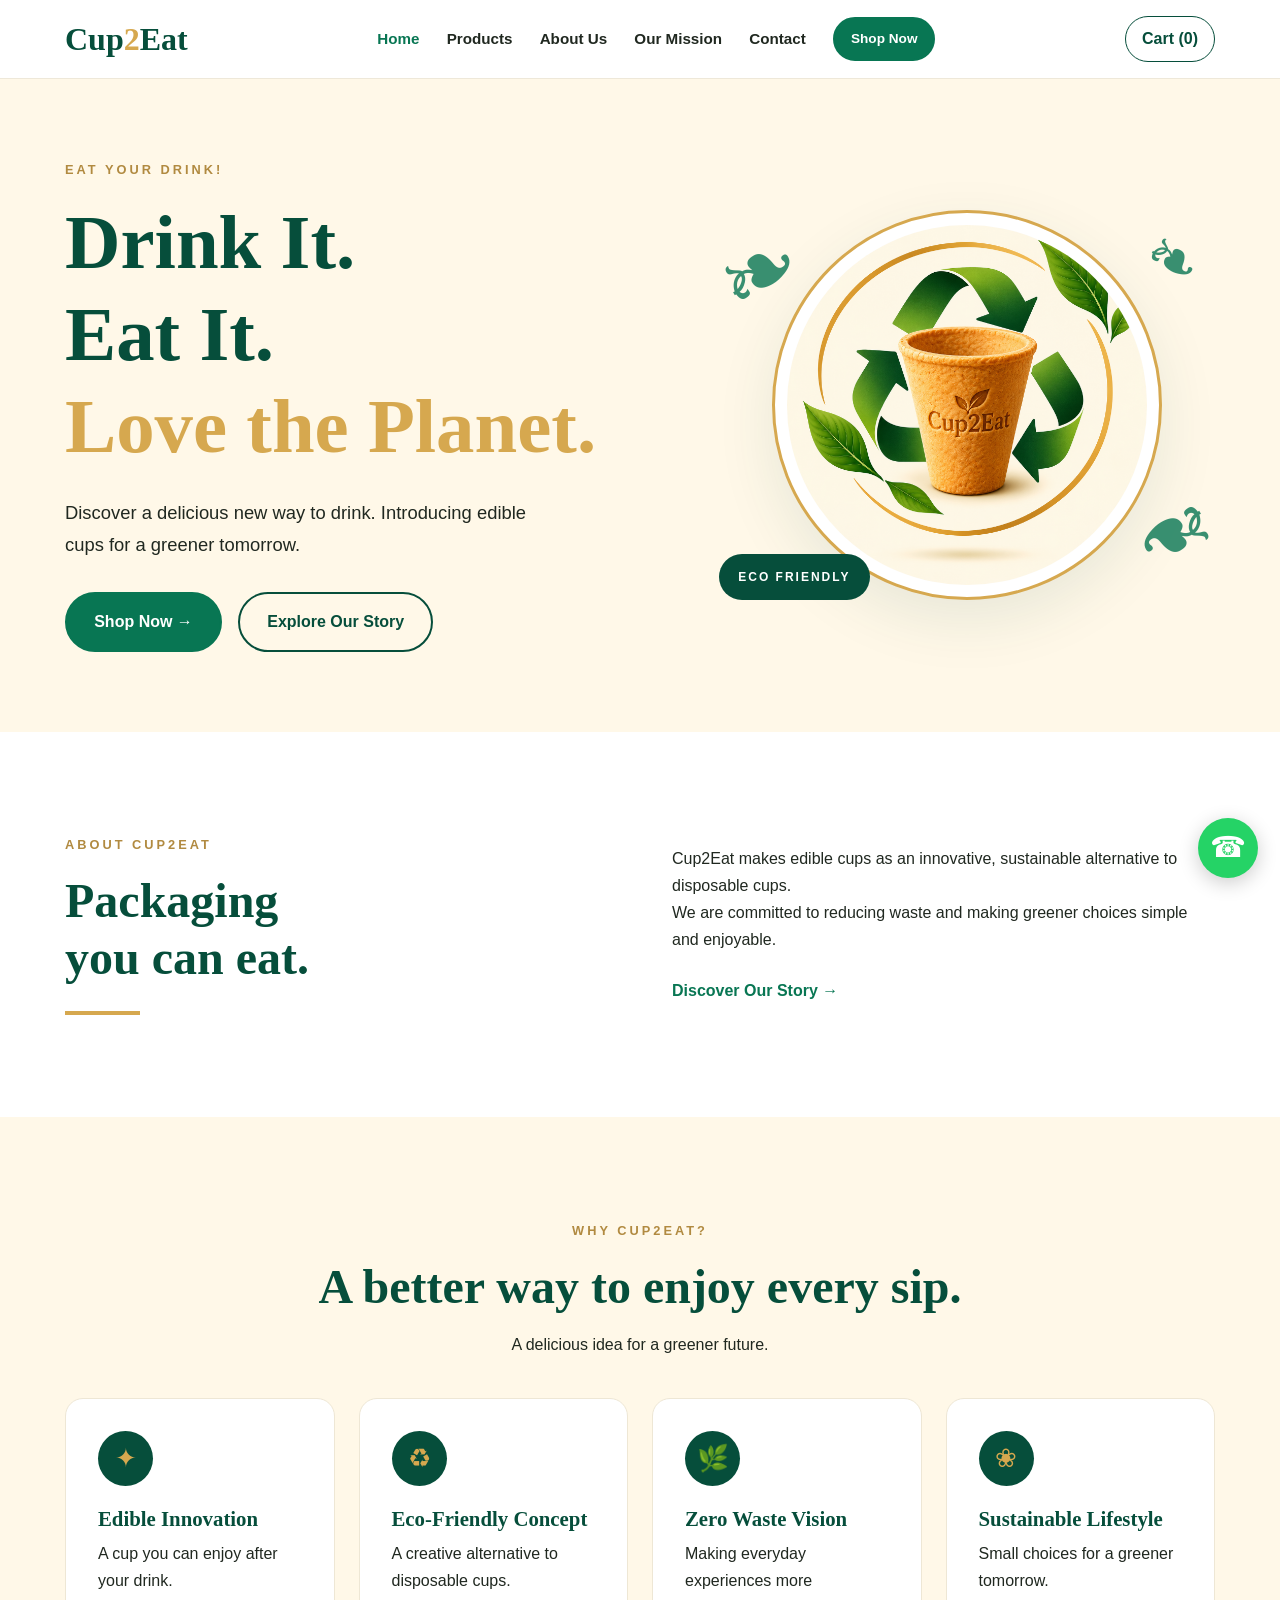
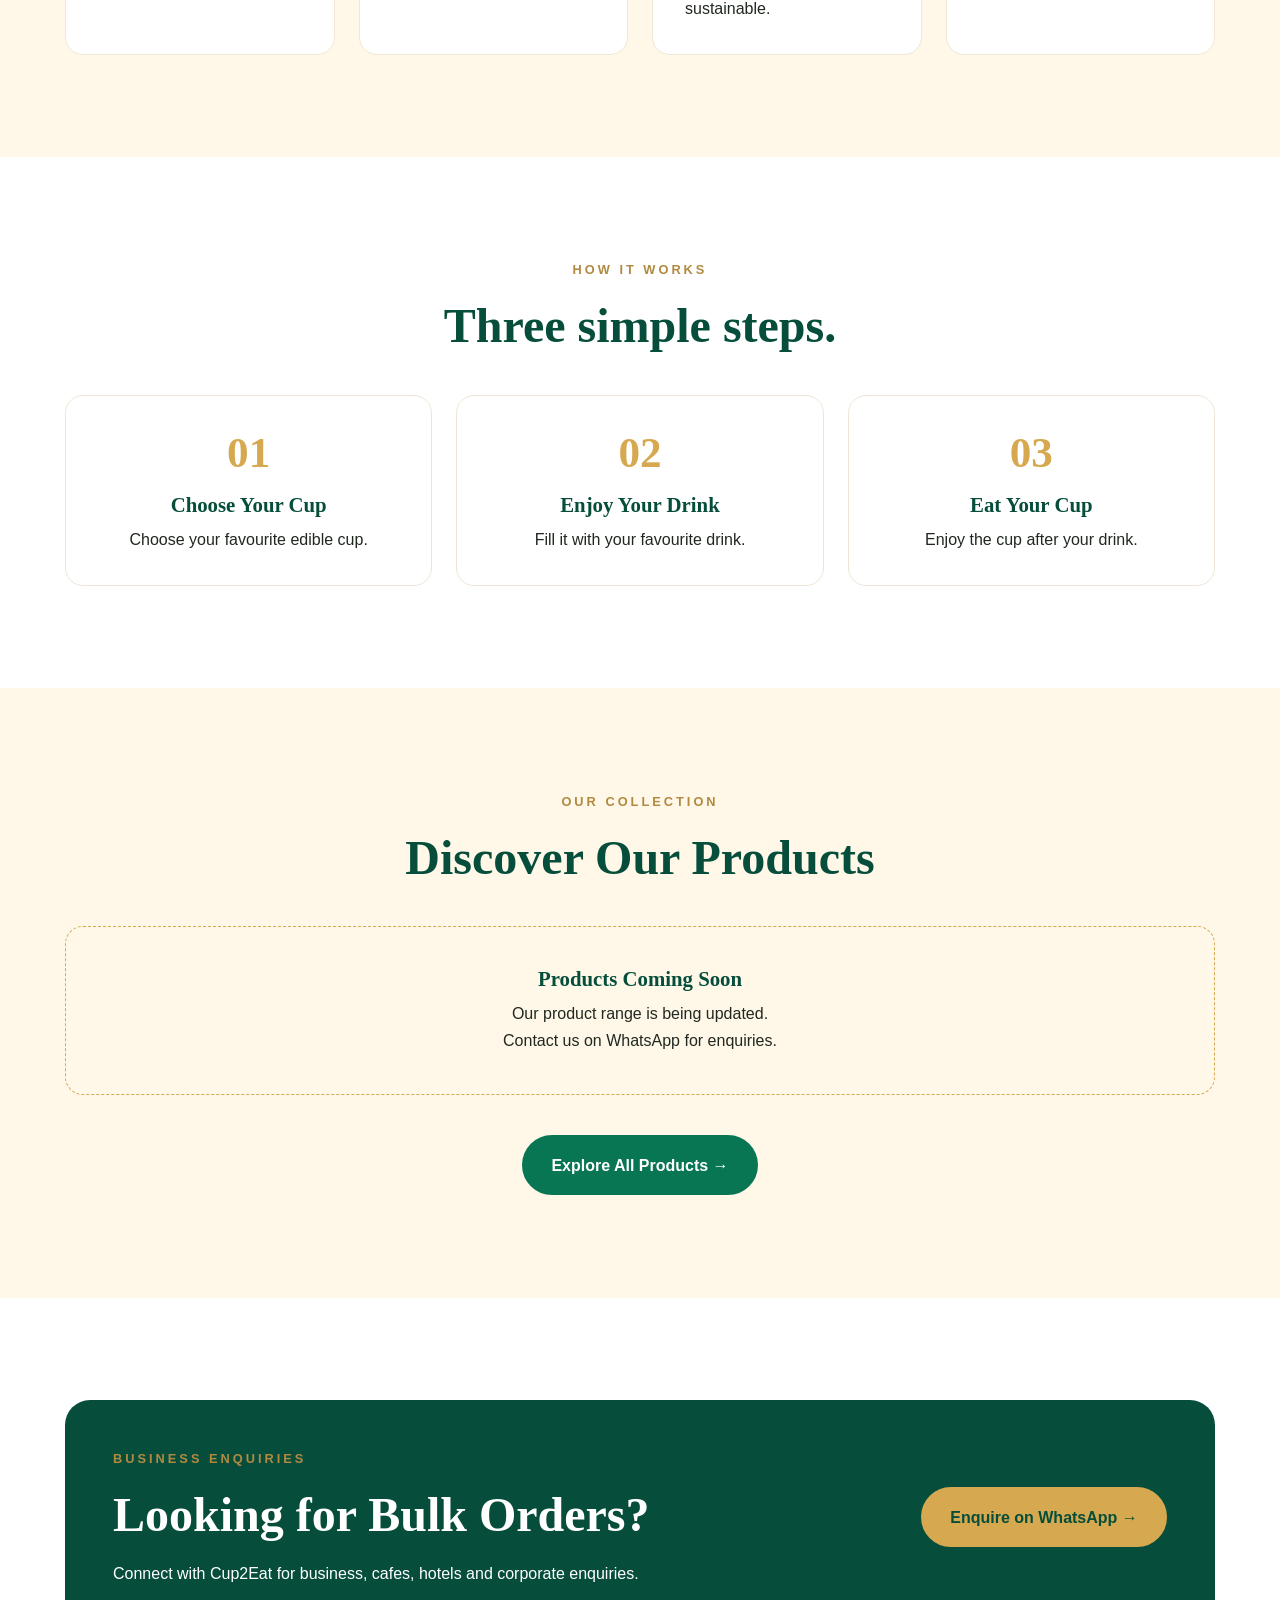
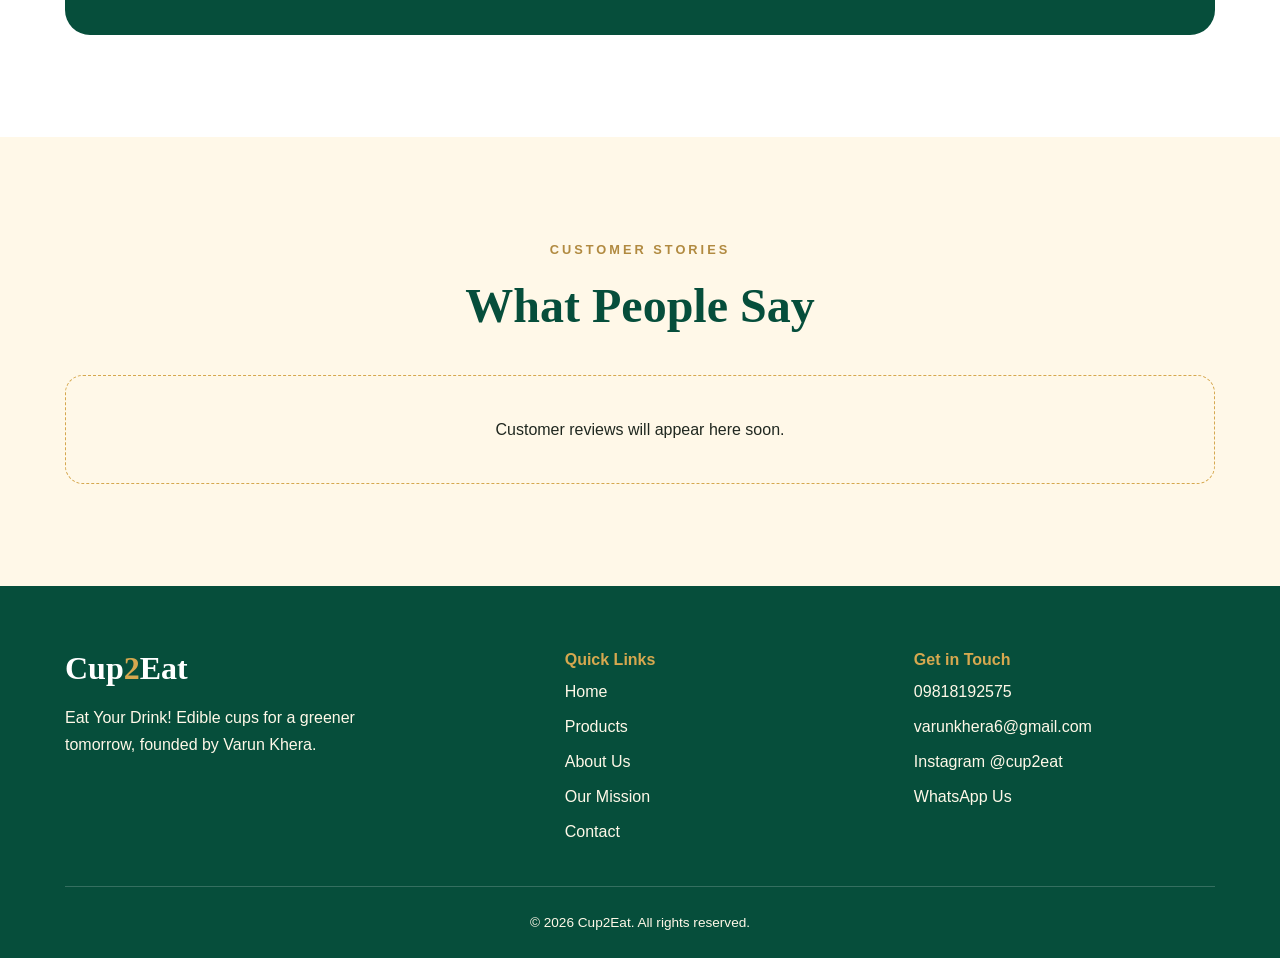
<file: index.html>
<!DOCTYPE html>
<html lang="en">
<head>
<meta charset="UTF-8">
<meta name="viewport" content="width=device-width,initial-scale=1">

<title>Cup2Eat | Eat Your Drink!</title>

<meta name="description" content="Discover Cup2Eat edible cups. Enjoy your drink and a greener tomorrow.">

<meta name="theme-color" content="#FFF8E8">

<link rel="stylesheet" href="css/style.css">
</head>

<body>

<div id="hdr"></div>

<main>

<!-- HERO SECTION -->

<section class="hero">
<div class="wrap hero-grid">

<div class="hero-content">

<span class="eyebrow">EAT YOUR DRINK!</span>

<h1>
Drink It.<br>
Eat It.<br>
<span>Love the Planet.</span>
</h1>

<p>
Discover a delicious new way to drink.
Introducing edible cups for a greener tomorrow.
</p>

<div class="btns">

<a href="products.html" class="btn">
Shop Now →
</a>

<a href="about.html" class="btn ghost">
Explore Our Story
</a>

</div>
</div>

<div class="hero-visual">

<div class="leaf leaf-one">❧</div>
<div class="leaf leaf-two">❧</div>
<div class="leaf leaf-three">❧</div>

<div class="product-circle">

<img
src="images/edible-cup.jpg"
alt="Cup2Eat edible cup"
onerror="this.style.display='none';this.nextElementSibling.style.display='grid'"
>

<div class="cup-placeholder">
<span>☕</span>
<strong>Cup2Eat</strong>
<small>Edible Cups</small>
</div>

</div>

<div class="round-label">ECO FRIENDLY</div>

</div>

</div>
</section>

<!-- ABOUT -->

<section class="about-section">

<div class="wrap split">

<div>
<span class="eyebrow">ABOUT CUP2EAT</span>
<h2>Packaging<br>you can eat.</h2>
<div class="gold-line"></div>
</div>

<div>
<p>
Cup2Eat makes edible cups as an innovative,
sustainable alternative to disposable cups.
</p>

<p>
We are committed to reducing waste and making
greener choices simple and enjoyable.
</p>

<a href="about.html" class="text-link">
Discover Our Story →
</a>
</div>

</div>

</section>

<!-- WHY CHOOSE US -->

<section class="alt">

<div class="wrap">

<div class="center">
<span class="eyebrow">WHY CUP2EAT?</span>
<h2>A better way to enjoy every sip.</h2>
<p class="lead">
A delicious idea for a greener future.
</p>
</div>

<div class="grid">

<div class="card">
<div class="ico">✦</div>
<h3>Edible Innovation</h3>
<p>A cup you can enjoy after your drink.</p>
</div>

<div class="card">
<div class="ico">♻</div>
<h3>Eco-Friendly Concept</h3>
<p>A creative alternative to disposable cups.</p>
</div>

<div class="card">
<div class="ico">🌿</div>
<h3>Zero Waste Vision</h3>
<p>Making everyday experiences more sustainable.</p>
</div>

<div class="card">
<div class="ico">❀</div>
<h3>Sustainable Lifestyle</h3>
<p>Small choices for a greener tomorrow.</p>
</div>

</div>
</div>
</section>

<!-- HOW IT WORKS -->

<section>

<div class="wrap center">

<span class="eyebrow">HOW IT WORKS</span>
<h2>Three simple steps.</h2>

<div class="grid steps">

<div class="card step">
<b>01</b>
<h3>Choose Your Cup</h3>
<p>Choose your favourite edible cup.</p>
</div>

<div class="card step">
<b>02</b>
<h3>Enjoy Your Drink</h3>
<p>Fill it with your favourite drink.</p>
</div>

<div class="card step">
<b>03</b>
<h3>Eat Your Cup</h3>
<p>Enjoy the cup after your drink.</p>
</div>

</div>
</div>
</section>

<!-- PRODUCTS -->

<section class="alt">

<div class="wrap">

<div class="center">
<span class="eyebrow">OUR COLLECTION</span>
<h2>Discover Our Products</h2>
</div>

<div class="grid" id="products-grid" data-limit="3"></div>

<div class="center view-products">
<a href="products.html" class="btn">Explore All Products →</a>
</div>

</div>
</section>

<!-- BULK ORDER -->

<section>

<div class="wrap bulk-box">

<div>
<span class="eyebrow">BUSINESS ENQUIRIES</span>
<h2>Looking for Bulk Orders?</h2>

<p>
Connect with Cup2Eat for business,
cafes, hotels and corporate enquiries.
</p>

</div>

<a href="https://wa.me/919818192575?text=Hello%20Cup2Eat%2C%20I%20am%20interested%20in%20bulk%20orders."
class="btn gold" target="_blank" rel="noopener">
Enquire on WhatsApp →
</a>

</div>

</section>

<!-- REVIEWS -->

<section class="alt">

<div class="wrap">

<div class="center">
<span class="eyebrow">CUSTOMER STORIES</span>
<h2>What People Say</h2>
</div>

<div class="grid" id="reviews"></div>

</div>

</section>

</main>

<div id="ftr"></div>

<script src="js/main.js"></script>

</body>
  </html>
</file>
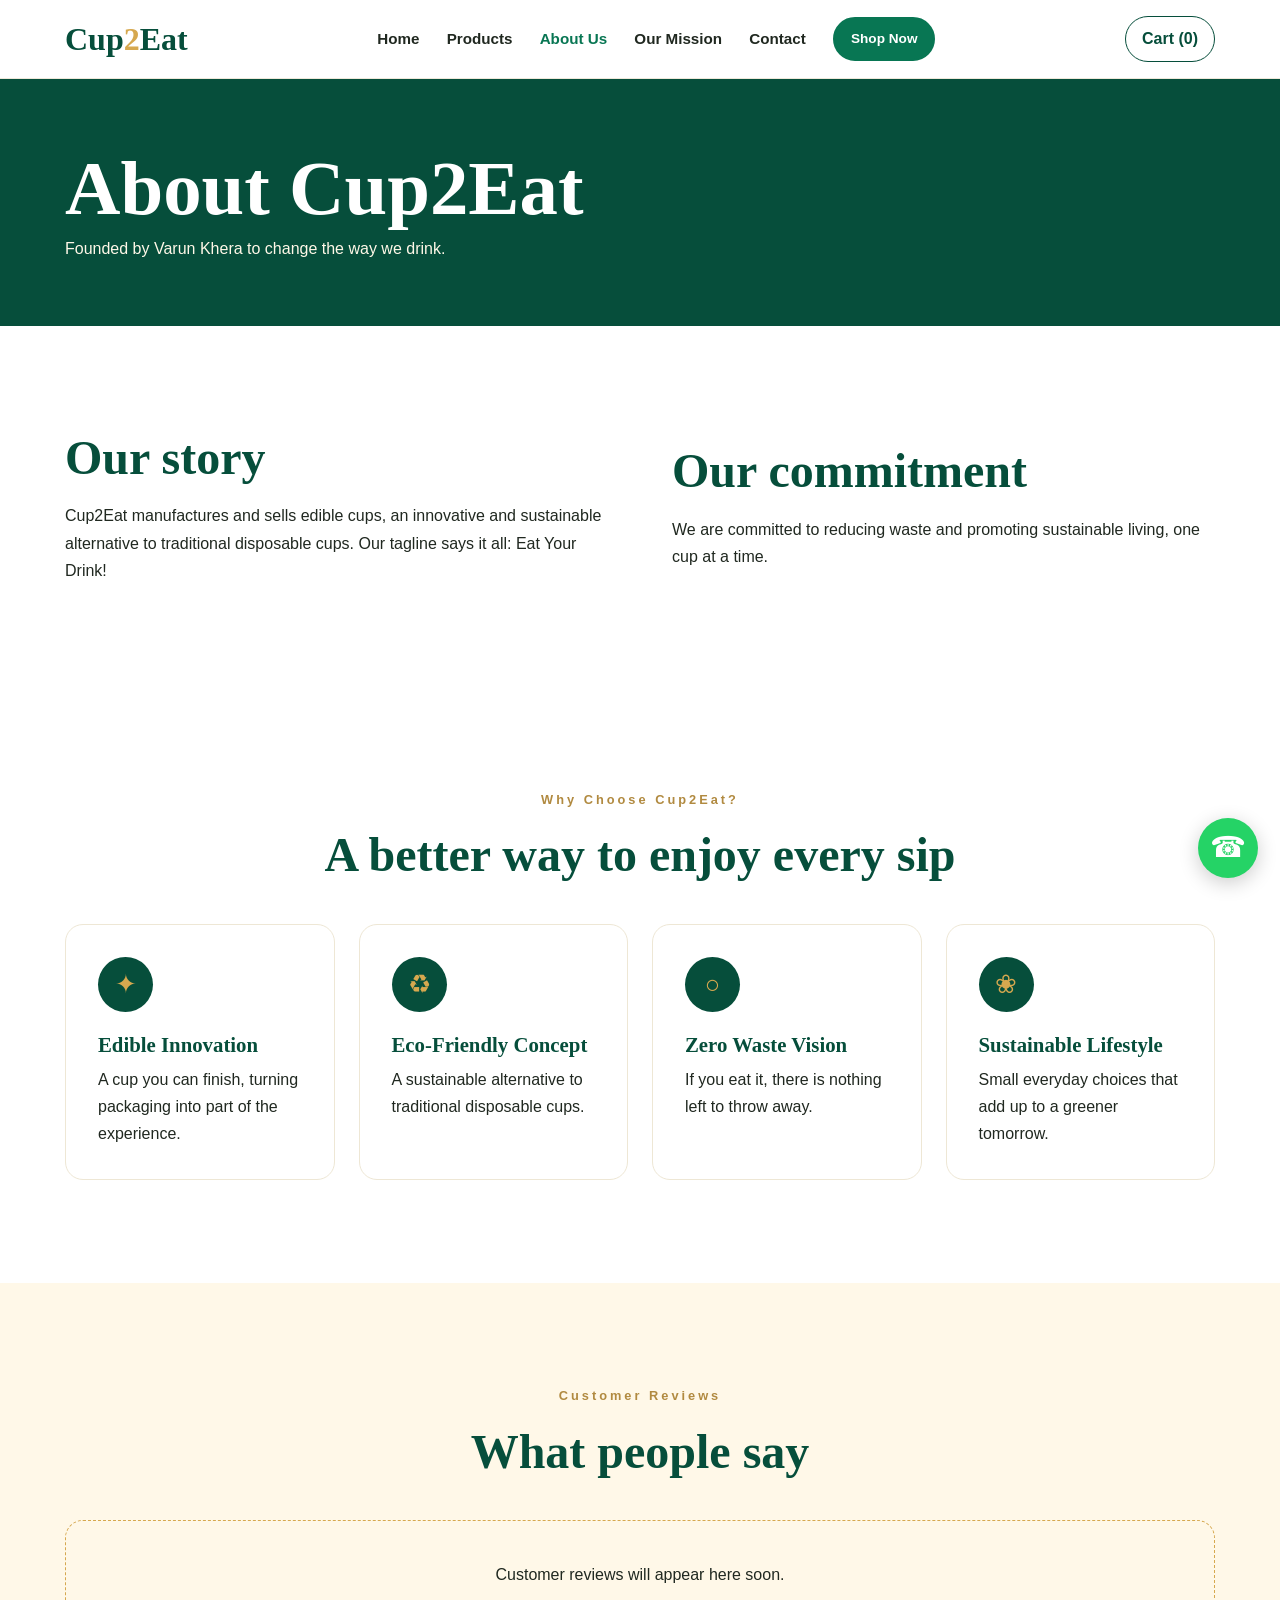
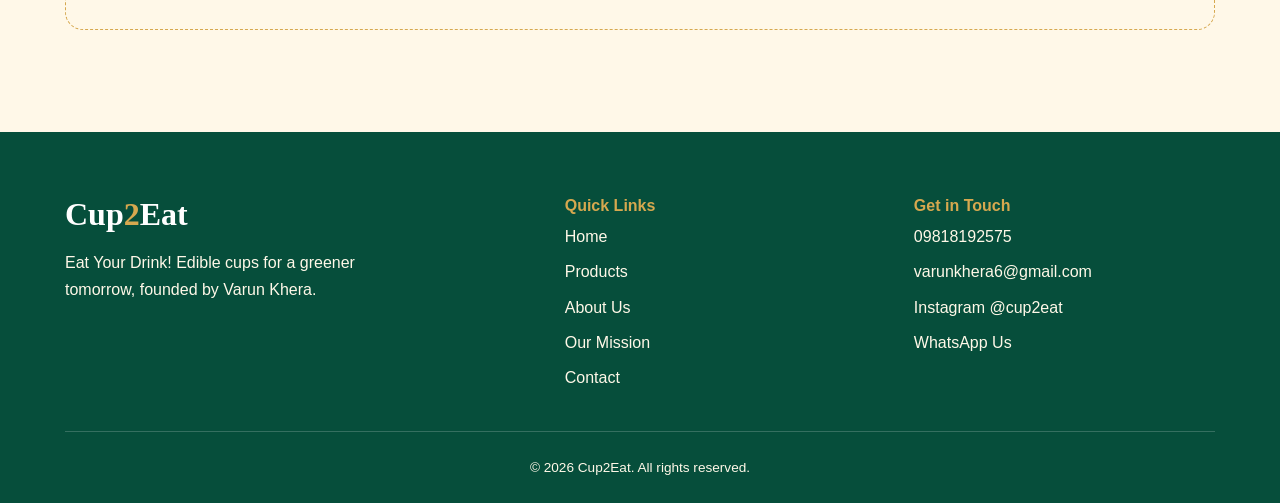
<file: about.html>
<!DOCTYPE html>
<html lang="en"><head><meta charset="UTF-8"><meta name="viewport" content="width=device-width,initial-scale=1">
<title>About Us | Cup2Eat</title><meta name="description" content="Cup2Eat - Eat Your Drink! Eco-friendly edible cups."><link rel="stylesheet" href="css/style.css"></head>
<body><div id="hdr"></div>
<section class="pagehead"><div class="wrap"><h1>About Cup2Eat</h1><p>Founded by Varun Khera to change the way we drink.</p></div></section><main><section><div class="wrap split"><div><h2>Our story</h2><p>Cup2Eat manufactures and sells edible cups, an innovative and sustainable alternative to traditional disposable cups. Our tagline says it all: Eat Your Drink!</p></div>
<div><h2>Our commitment</h2><p>We are committed to reducing waste and promoting sustainable living, one cup at a time.</p></div></div></section><section><div class="wrap"><div class="center"><span class="eyebrow">Why Choose Cup2Eat?</span><h2>A better way to enjoy every sip</h2></div><div class="grid">
<div class="card"><div class="ico">✦</div><h3>Edible Innovation</h3><p>A cup you can finish, turning packaging into part of the experience.</p></div>
<div class="card"><div class="ico">♻</div><h3>Eco-Friendly Concept</h3><p>A sustainable alternative to traditional disposable cups.</p></div>
<div class="card"><div class="ico">○</div><h3>Zero Waste Vision</h3><p>If you eat it, there is nothing left to throw away.</p></div>
<div class="card"><div class="ico">❀</div><h3>Sustainable Lifestyle</h3><p>Small everyday choices that add up to a greener tomorrow.</p></div></div></div></section><section class="alt"><div class="wrap"><div class="center"><span class="eyebrow">Customer Reviews</span><h2>What people say</h2></div><div class="grid" id="reviews"></div></div></section></main>
<div id="ftr"></div><script src="js/main.js"></script></body></html>
</file>
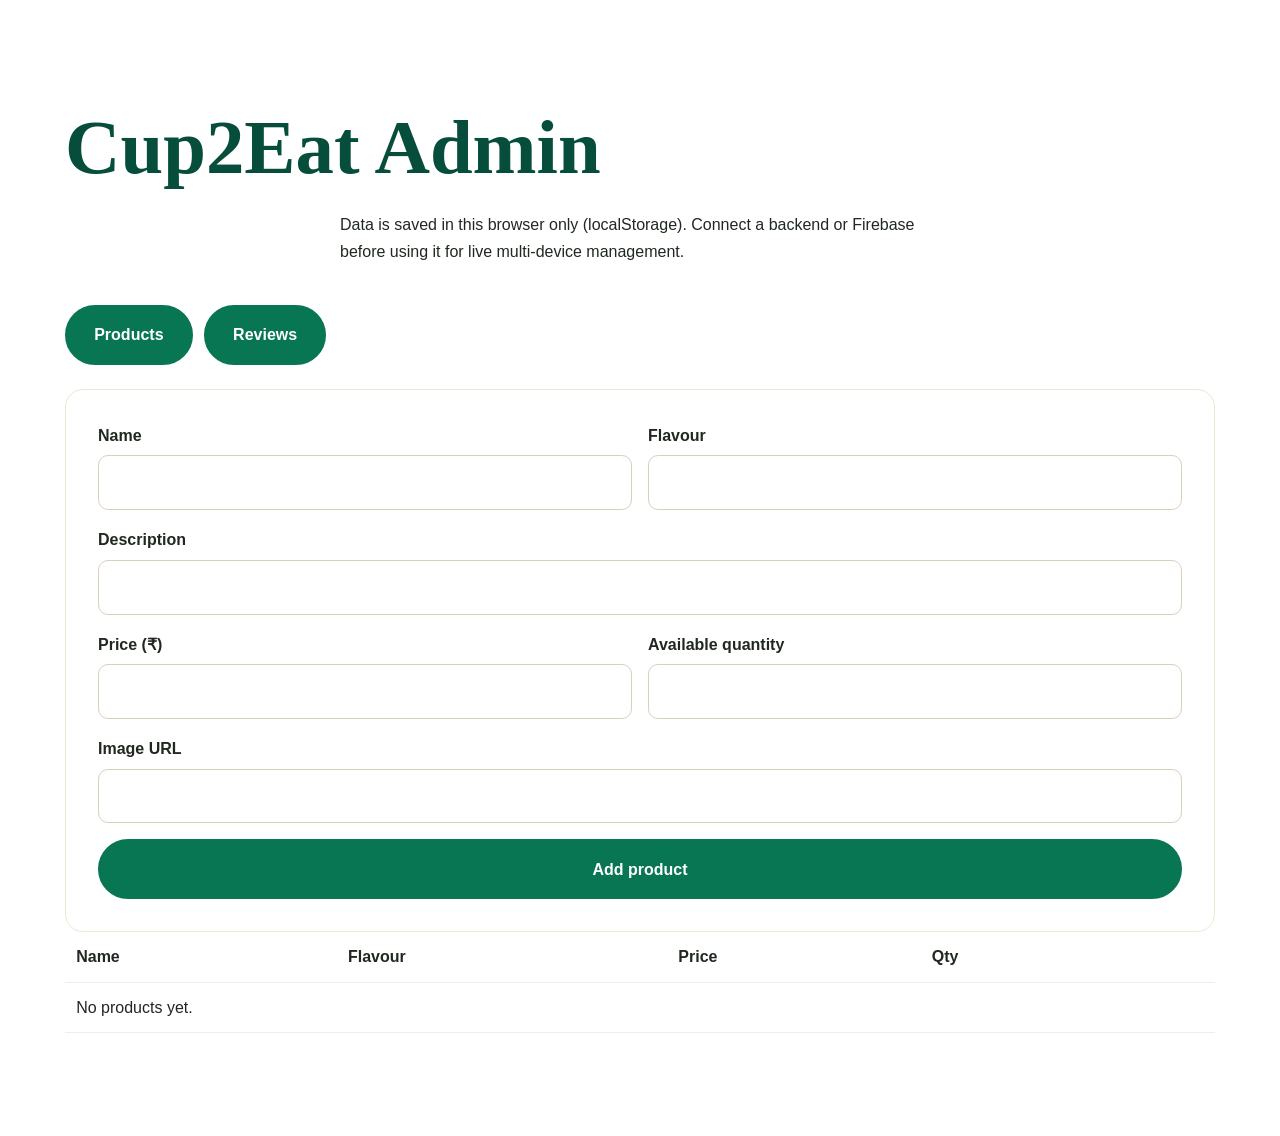
<file: admin.html>
<!DOCTYPE html><html lang="en"><head><meta charset="UTF-8"><meta name="viewport" content="width=device-width,initial-scale=1"><meta name="robots" content="noindex"><title>Admin | Cup2Eat</title><link rel="stylesheet" href="css/style.css"></head>
<body class="admin"><section><div class="wrap"><h1>Cup2Eat Admin</h1><p class="lead">Data is saved in this browser only (localStorage). Connect a backend or Firebase before using it for live multi-device management.</p>
<div class="tabs"><button class="btn on" data-tab="pp">Products</button><button class="btn" data-tab="rp">Reviews</button></div>
<div class="pane" id="pp"><form id="pf" class="card"><div class="two"><label>Name<input name="name" required></label><label>Flavour<input name="flavour"></label></div><label>Description<input name="desc"></label><div class="two"><label>Price (₹)<input name="price" type="number" min="0" required></label><label>Available quantity<input name="qty" type="number" min="0" required></label></div><label>Image URL<input name="img" type="url"></label><button class="btn" type="submit">Add product</button></form>
<table><thead><tr><th>Name</th><th>Flavour</th><th>Price</th><th>Qty</th><th></th></tr></thead><tbody id="pl"></tbody></table></div>
<div class="pane" id="rp" hidden><form id="rf" class="card"><label>Customer name<input name="name" required></label><label>Review (real customer feedback only)<textarea name="text" rows="3" required></textarea></label><button class="btn" type="submit">Add review</button></form>
<table><thead><tr><th>Name</th><th>Review</th><th></th></tr></thead><tbody id="rl"></tbody></table></div></div></section><script src="js/admin.js"></script></body></html>
</file>
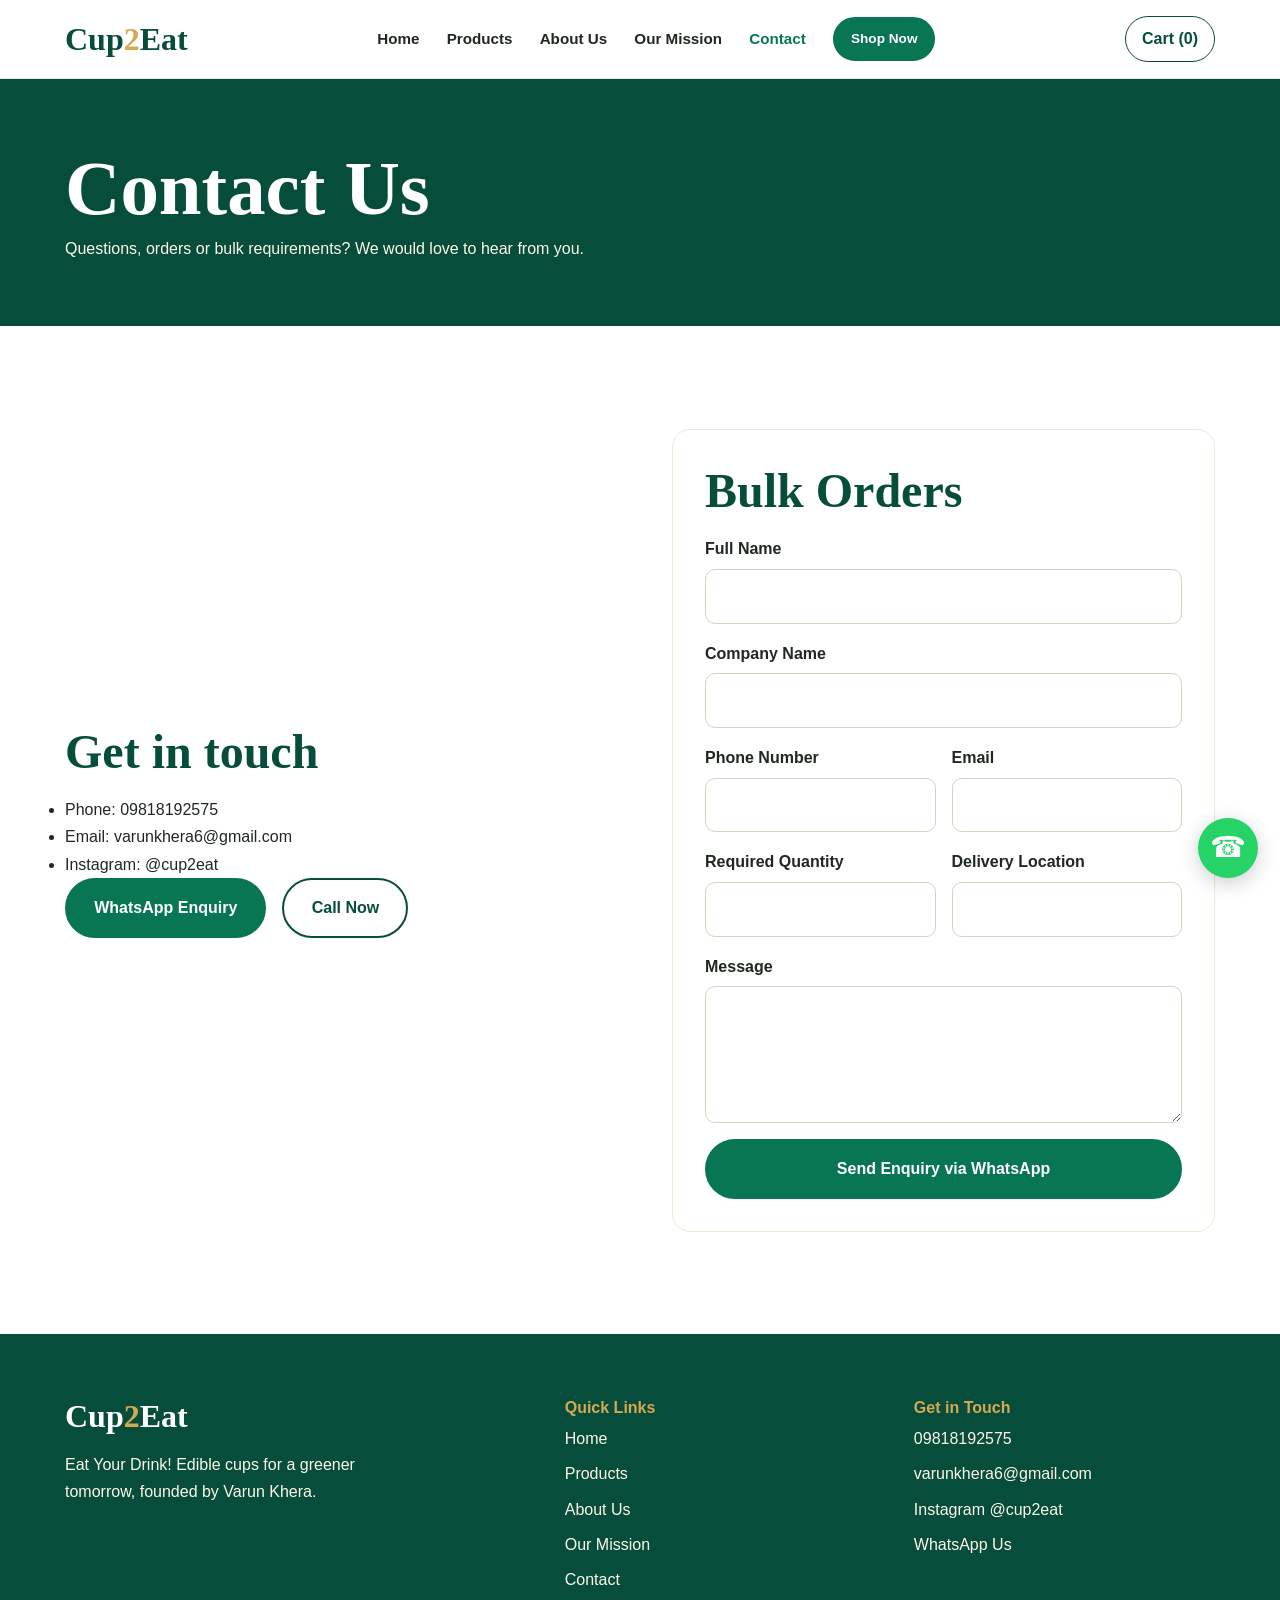
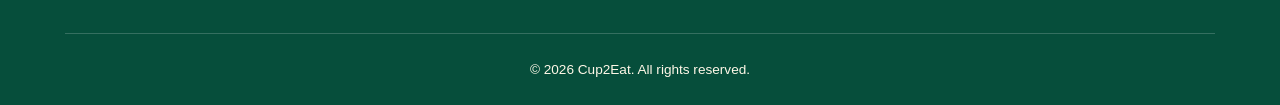
<file: contact.html>
<!DOCTYPE html>
<html lang="en"><head><meta charset="UTF-8"><meta name="viewport" content="width=device-width,initial-scale=1">
<title>Contact | Cup2Eat</title><meta name="description" content="Cup2Eat - Eat Your Drink! Eco-friendly edible cups."><link rel="stylesheet" href="css/style.css"></head>
<body><div id="hdr"></div>
<section class="pagehead"><div class="wrap"><h1>Contact Us</h1><p>Questions, orders or bulk requirements? We would love to hear from you.</p></div></section><main><section><div class="wrap split"><div><h2>Get in touch</h2><ul class="ci"><li>Phone: <a href="tel:09818192575">09818192575</a></li><li>Email: <a href="mailto:varunkhera6@gmail.com">varunkhera6@gmail.com</a></li><li>Instagram: <a href="https://instagram.com/cup2eat" target="_blank" rel="noopener">@cup2eat</a></li></ul>
<div class="btns"><a class="btn" href="https://wa.me/919818192575?text=Hello%20Cup2Eat" target="_blank" rel="noopener">WhatsApp Enquiry</a><a class="btn ghost" href="tel:09818192575">Call Now</a></div></div>
<div id="bulk" class="card"><h2>Bulk Orders</h2><form data-wa="Bulk order enquiry for Cup2Eat:"><label>Full Name<input type="text" name="Full Name" required></label><label>Company Name<input type="text" name="Company Name" required></label><div class="two"><label>Phone Number<input type="tel" name="Phone Number" required></label><label>Email<input type="email" name="Email" required></label></div><div class="two"><label>Required Quantity<input type="number" name="Required Quantity" required></label><label>Delivery Location<input type="text" name="Delivery Location" required></label></div>
<label>Message<textarea name="Message" rows="4"></textarea></label><button class="btn" type="submit">Send Enquiry via WhatsApp</button></form></div></div></section></main>
<div id="ftr"></div><script src="js/main.js"></script></body></html>
</file>
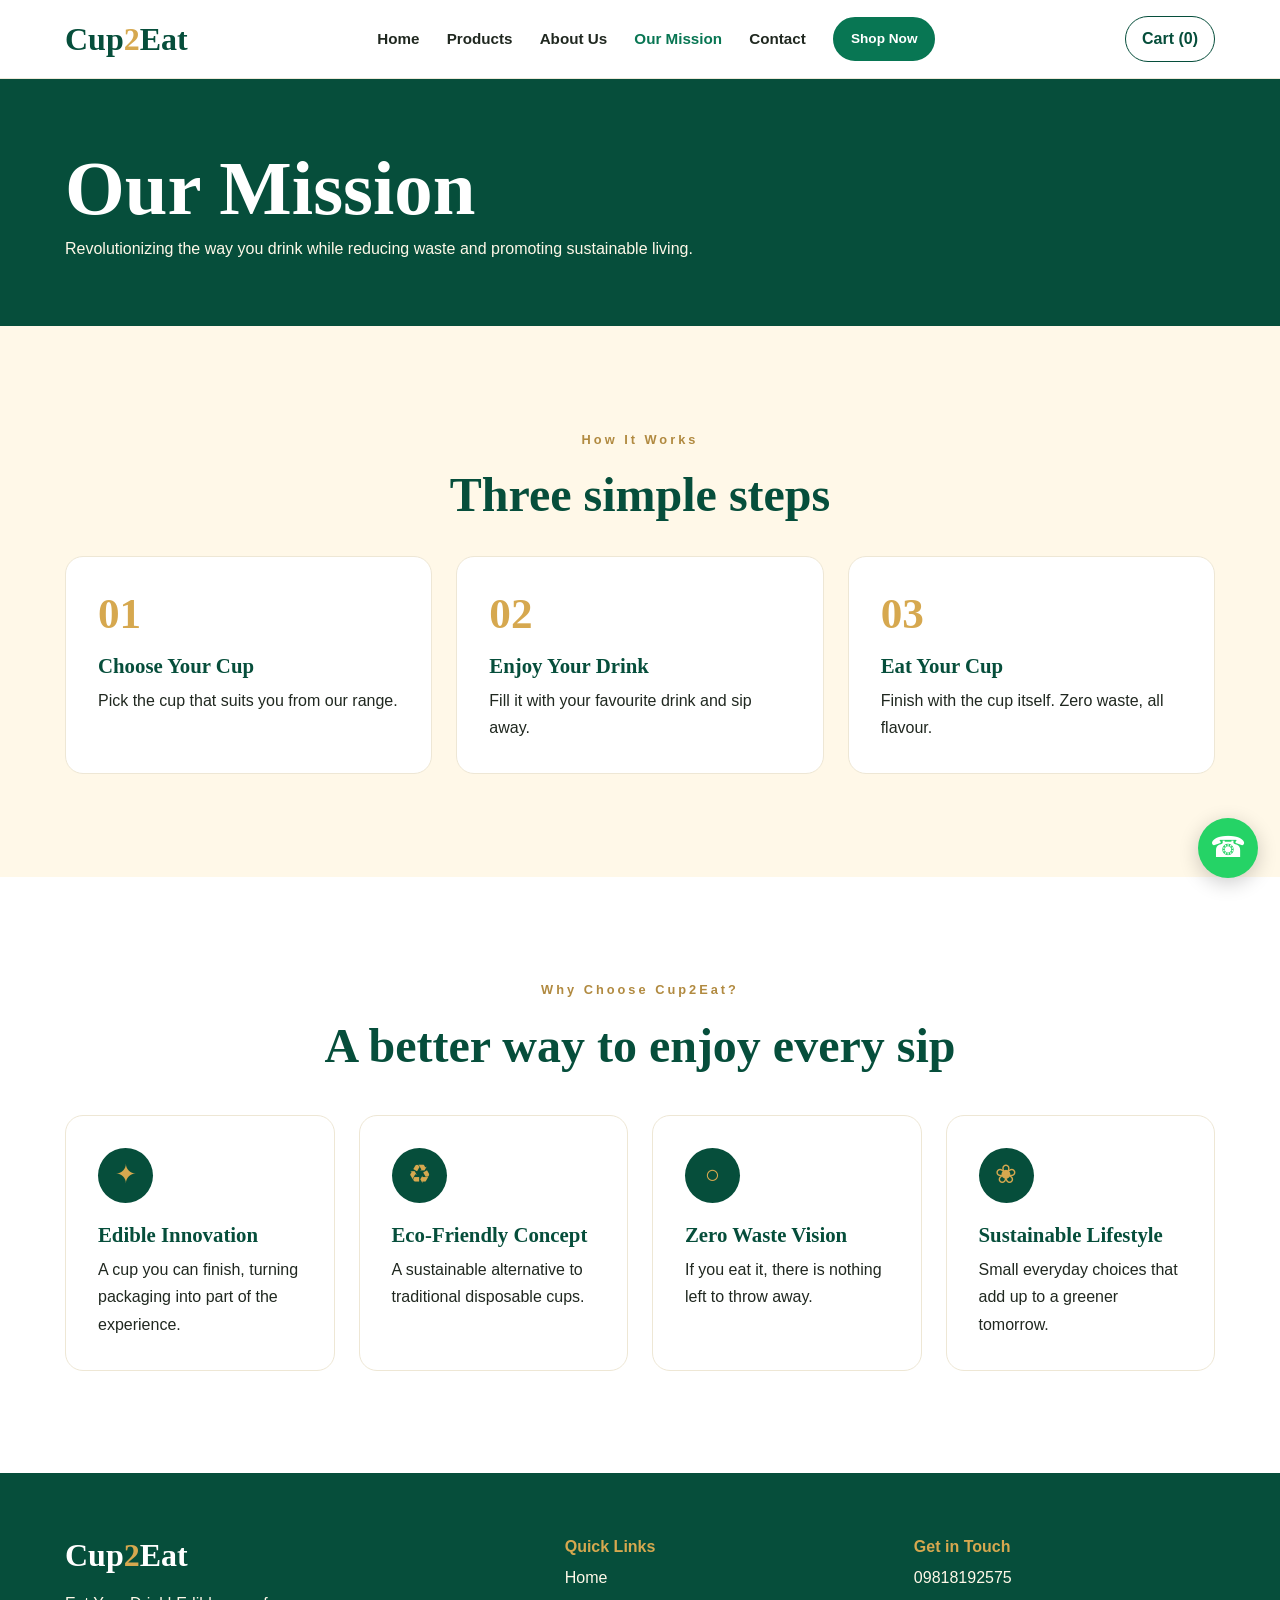
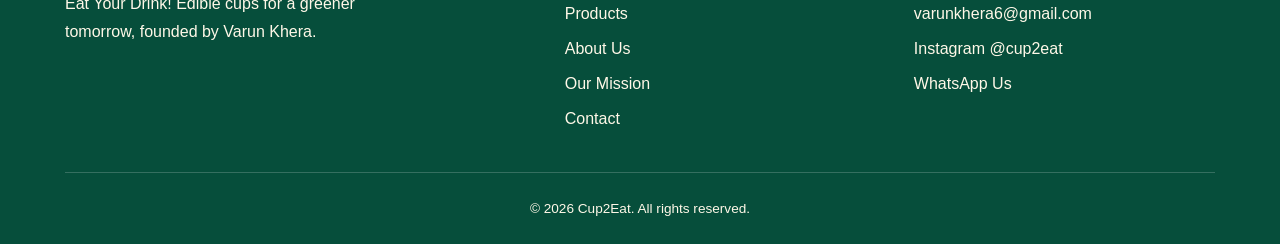
<file: mission.html>
<!DOCTYPE html>
<html lang="en"><head><meta charset="UTF-8"><meta name="viewport" content="width=device-width,initial-scale=1">
<title>Our Mission | Cup2Eat</title><meta name="description" content="Cup2Eat - Eat Your Drink! Eco-friendly edible cups."><link rel="stylesheet" href="css/style.css"></head>
<body><div id="hdr"></div>
<section class="pagehead"><div class="wrap"><h1>Our Mission</h1><p>Revolutionizing the way you drink while reducing waste and promoting sustainable living.</p></div></section><main><section class="alt"><div class="wrap center"><span class="eyebrow">How It Works</span><h2>Three simple steps</h2><div class="grid" style="text-align:left;margin-top:2rem">
<div class="card step"><b>01</b><h3>Choose Your Cup</h3><p>Pick the cup that suits you from our range.</p></div>
<div class="card step"><b>02</b><h3>Enjoy Your Drink</h3><p>Fill it with your favourite drink and sip away.</p></div>
<div class="card step"><b>03</b><h3>Eat Your Cup</h3><p>Finish with the cup itself. Zero waste, all flavour.</p></div></div></div></section><section><div class="wrap"><div class="center"><span class="eyebrow">Why Choose Cup2Eat?</span><h2>A better way to enjoy every sip</h2></div><div class="grid">
<div class="card"><div class="ico">✦</div><h3>Edible Innovation</h3><p>A cup you can finish, turning packaging into part of the experience.</p></div>
<div class="card"><div class="ico">♻</div><h3>Eco-Friendly Concept</h3><p>A sustainable alternative to traditional disposable cups.</p></div>
<div class="card"><div class="ico">○</div><h3>Zero Waste Vision</h3><p>If you eat it, there is nothing left to throw away.</p></div>
<div class="card"><div class="ico">❀</div><h3>Sustainable Lifestyle</h3><p>Small everyday choices that add up to a greener tomorrow.</p></div></div></div></section></main>
<div id="ftr"></div><script src="js/main.js"></script></body></html>
</file>
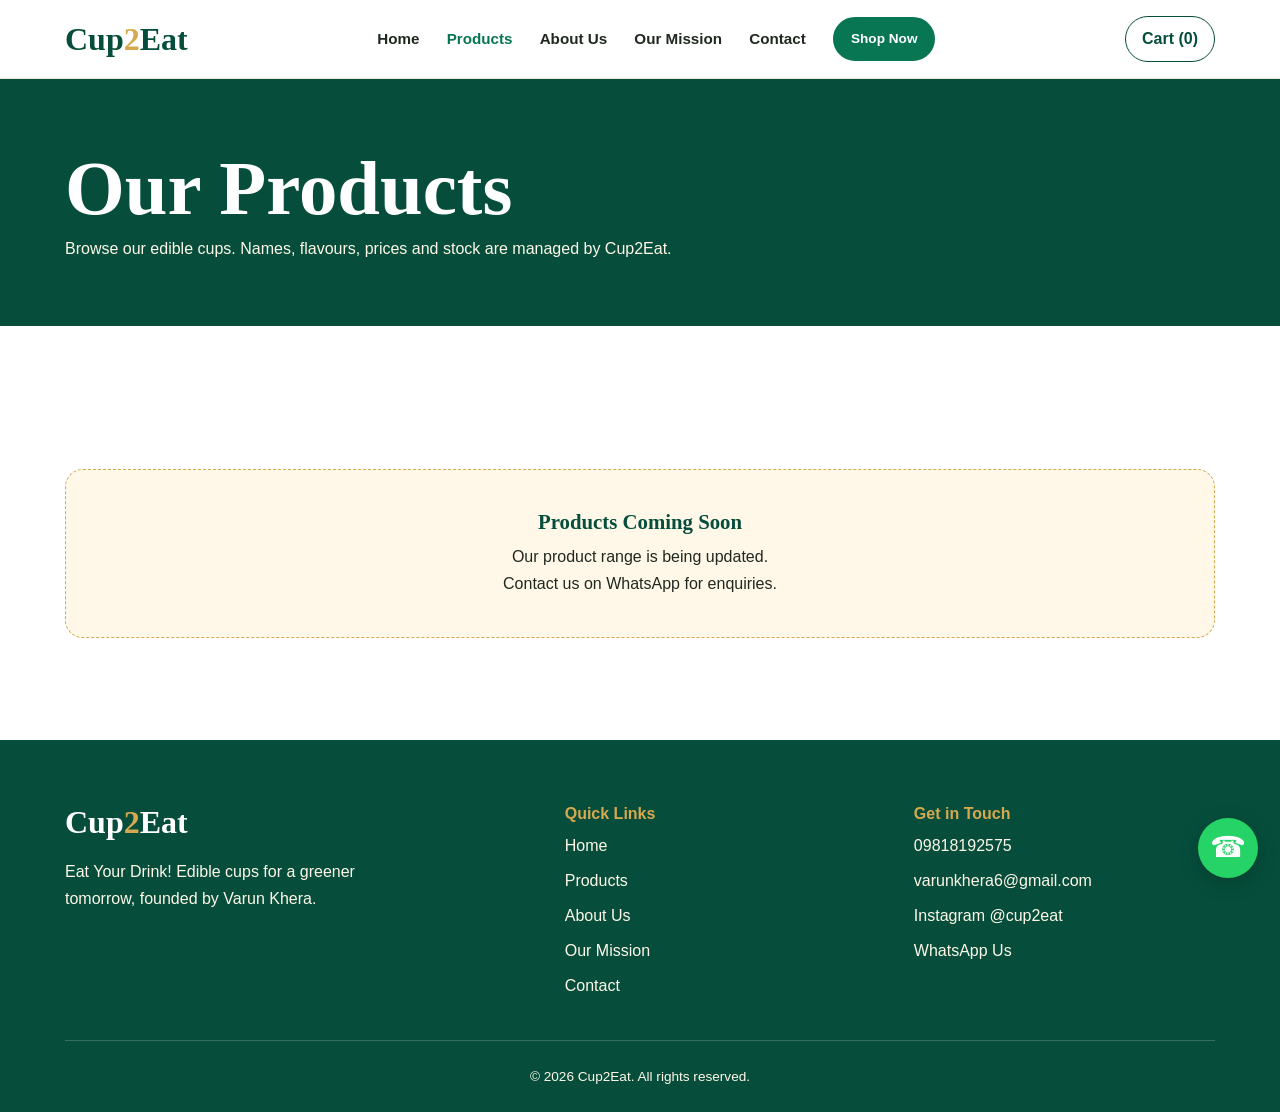
<file: products.html>
<!DOCTYPE html>
<html lang="en"><head><meta charset="UTF-8"><meta name="viewport" content="width=device-width,initial-scale=1">
<title>Products | Cup2Eat</title><meta name="description" content="Cup2Eat - Eat Your Drink! Eco-friendly edible cups."><link rel="stylesheet" href="css/style.css"></head>
<body><div id="hdr"></div>
<section class="pagehead"><div class="wrap"><h1>Our Products</h1><p>Browse our edible cups. Names, flavours, prices and stock are managed by Cup2Eat.</p></div></section><main><section><div class="wrap"><div class="grid" id="products-grid"></div></div></section></main>
<div id="ftr"></div><script src="js/main.js"></script></body></html>
</file>
<file: css/style.css>
:root {
--green:#064E3B;
--green2:#087653;
--cream:#FFF8E8;
--gold:#D6A84F;
--text:#202820;
--white:#FFFFFF;
--radius:18px;
}

* {
box-sizing:border-box;
margin:0;
padding:0;
}

html {
scroll-behavior:smooth;
}

body {
font-family:Inter,Arial,sans-serif;
color:var(--text);
background:white;
line-height:1.7;
}

h1,h2,h3 {
font-family:Georgia,"Times New Roman",serif;
color:var(--green);
line-height:1.2;
}

h1 {
font-size:clamp(2.7rem,6vw,5rem);
}

h2 {
font-size:clamp(2rem,4vw,3rem);
margin-bottom:1rem;
}

h3 {
font-size:1.3rem;
margin-bottom:.5rem;
}

img {
max-width:100%;
display:block;
}

a {
color:inherit;
text-decoration:none;
}

button {
font:inherit;
cursor:pointer;
}

.wrap {
width:min(1150px,90%);
margin:auto;
}

section {
padding:clamp(4rem,8vw,7rem) 0;
}

.alt {
background:var(--cream);
}

.center {
text-align:center;
}

.lead {
max-width:600px;
margin:1rem auto 2.5rem;
}

/* HEADER */

header {
position:sticky;
top:0;
z-index:100;
background:white;
border-bottom:1px solid #eee8d9;
}

.nav {
display:flex;
align-items:center;
justify-content:space-between;
min-height:78px;
gap:1rem;
}

.logo {
font:700 2rem Georgia,serif;
color:var(--green);
}

.logo span {
color:var(--gold);
}

nav ul {
display:flex;
gap:1.7rem;
align-items:center;
list-style:none;
}

nav a {
font-size:.95rem;
font-weight:600;
transition:.2s;
}

nav a:hover,
nav a.on {
color:var(--green2);
}

.tools {
display:flex;
gap:.7rem;
align-items:center;
}

.cartb {
border:1px solid var(--green);
background:white;
color:var(--green);
border-radius:30px;
padding:.55rem 1rem;
font-weight:600;
}

.burger {
display:none;
background:none;
border:0;
font-size:1.8rem;
color:var(--green);
}

/* BUTTONS */

.btn {
display:inline-block;
padding:.9rem 1.7rem;
background:var(--green2);
color:white;
border:2px solid var(--green2);
border-radius:50px;
font-weight:700;
transition:.3s;
}

.btn:hover {
background:var(--green);
border-color:var(--green);
transform:translateY(-2px);
}

.btn.ghost {
background:transparent;
color:var(--green);
border-color:var(--green);
}

.btn.ghost:hover {
background:var(--green);
color:white;
}

.btn.gold {
background:var(--gold);
border-color:var(--gold);
color:var(--green);
}

.btn.sm {
padding:.55rem 1rem;
font-size:.85rem;
}

/* HERO */

.hero {
background:var(--cream);
overflow:hidden;
padding:5rem 0;
}

.hero-grid {
display:grid;
grid-template-columns:1.1fr .9fr;
align-items:center;
gap:3rem;
}

.eyebrow {
display:block;
color:#B18A40;
font-weight:800;
font-size:.8rem;
letter-spacing:3px;
margin-bottom:1rem;
}

.hero h1 span {
color:var(--gold);
}

.hero-content p {
font-size:1.15rem;
max-width:480px;
margin:1.5rem 0 2rem;
}

.btns {
display:flex;
flex-wrap:wrap;
gap:1rem;
}

/* PRODUCT IMAGE */

.hero-visual {
position:relative;
display:grid;
place-items:center;
min-height:430px;
}

.product-circle {
width:min(390px,85vw);
aspect-ratio:1;
border-radius:50%;
border:3px solid var(--gold);
padding:12px;
background:white;
box-shadow:0 20px 60px #064e3b18;
overflow:hidden;
}

.product-circle img {
width:100%;
height:100%;
object-fit:cover;
border-radius:50%;
}

.cup-placeholder {
width:100%;
height:100%;
display:none;
place-content:center;
text-align:center;
background:var(--cream);
border-radius:50%;
color:var(--green);
}

.cup-placeholder span {
font-size:6rem;
}

.cup-placeholder strong {
font:700 2rem Georgia,serif;
}

.leaf {
position:absolute;
color:var(--green2);
font-size:6rem;
opacity:.8;
z-index:2;
pointer-events:none;
}

.leaf-one {
top:0;
left:0;
transform:rotate(-30deg);
}

.leaf-two {
bottom:5px;
right:0;
transform:rotate(150deg);
}

.leaf-three {
top:15px;
right:15px;
font-size:4rem;
transform:rotate(30deg);
}

.round-label {
position:absolute;
bottom:20px;
left:0;
background:var(--green);
color:white;
padding:.8rem 1.2rem;
border-radius:50px;
font-size:.75rem;
letter-spacing:2px;
font-weight:700;
}

/* ABOUT */

.split {
display:grid;
grid-template-columns:1fr 1fr;
gap:4rem;
align-items:center;
}

.gold-line {
width:75px;
height:4px;
background:var(--gold);
margin-top:1.5rem;
}

.text-link {
display:inline-block;
margin-top:1.5rem;
font-weight:700;
color:var(--green2);
}

/* CARDS */

.grid {
display:grid;
grid-template-columns:repeat(auto-fit,minmax(230px,1fr));
gap:1.5rem;
margin-top:2.5rem;
}

.card {
padding:2rem;
background:white;
border:1px solid #eee7d5;
border-radius:var(--radius);
transition:.3s;
}

.card:hover {
transform:translateY(-6px);
box-shadow:0 15px 35px #064e3b12;
}

.ico {
width:55px;
height:55px;
border-radius:50%;
display:grid;
place-items:center;
background:var(--green);
color:var(--gold);
font-size:1.6rem;
margin-bottom:1.3rem;
}

.step b {
display:block;
font:700 2.7rem Georgia,serif;
color:var(--gold);
margin-bottom:1rem;
}

/* PRODUCTS */

.pcard {
padding:0;
overflow:hidden;
display:flex;
flex-direction:column;
}

.pimg {
aspect-ratio:4/3;
background:var(--cream);
display:grid;
place-items:center;
overflow:hidden;
}

.pimg img {
width:100%;
height:100%;
object-fit:cover;
}

.pimg svg {
width:35%;
}

.pbody {
padding:1.4rem;
display:flex;
flex-direction:column;
gap:.5rem;
flex:1;
}

.price {
font-weight:800;
font-size:1.2rem;
color:var(--green2);
}

.meta {
font-size:.85rem;
opacity:.7;
}

.pbody .btns {
margin-top:auto;
padding-top:1rem;
}

.empty {
grid-column:1/-1;
padding:2.5rem;
text-align:center;
background:var(--cream);
border:1px dashed var(--gold);
border-radius:var(--radius);
}

.view-products {
margin-top:2.5rem;
}

/* BULK */

.bulk-box {
background:var(--green);
color:white;
border-radius:25px;
padding:3rem;
display:flex;
align-items:center;
justify-content:space-between;
gap:2rem;
}

.bulk-box h2 {
color:white;
}

.bulk-box p {
max-width:550px;
}

/* REVIEWS */

.quote {
font-style:italic;
}

.quote small {
display:block;
margin-top:1rem;
font-style:normal;
font-weight:700;
color:var(--green);
}

/* FORMS */

form {
display:grid;
gap:1rem;
}

.two {
display:grid;
grid-template-columns:1fr 1fr;
gap:1rem;
}

label {
display:grid;
gap:.4rem;
font-weight:600;
}

input,textarea,select {
width:100%;
padding:.8rem;
border:1px solid #d9d0bd;
border-radius:10px;
font:inherit;
}

input:focus,textarea:focus {
outline:2px solid var(--green2);
}

/* PAGE HEAD */

.pagehead {
background:var(--green);
padding:4rem 0;
color:white;
}

.pagehead h1 {
color:white;
}

.pagehead p {
color:var(--cream);
}

/* FOOTER */

footer {
background:var(--green);
color:var(--cream);
padding:4rem 0 1.5rem;
}

footer h3 {
color:var(--gold);
font-family:Arial,sans-serif;
font-size:1rem;
}

footer ul {
list-style:none;
}

footer li {
margin:.5rem 0;
}

footer a:hover {
color:var(--gold);
}

footer .logo {
color:white;
}

.fg {
display:grid;
grid-template-columns:1.5fr 1fr 1fr;
gap:3rem;
}

.copy {
border-top:1px solid #ffffff30;
margin-top:2rem;
padding-top:1.5rem;
text-align:center;
font-size:.85rem;
}

/* WHATSAPP FLOAT BUTTON */

.whatsapp-float {
position:fixed;
right:22px;
bottom:22px;
width:60px;
height:60px;
background:#25D366;
color:white;
border-radius:50%;
display:grid;
place-items:center;
font-size:29px;
z-index:999;
box-shadow:0 5px 20px #0003;
transition:.3s;
}

.whatsapp-float:hover {
transform:scale(1.1);
}

/* ADMIN */

.admin table {
width:100%;
border-collapse:collapse;
}

.admin td,.admin th {
padding:.7rem;
border-bottom:1px solid #eee;
text-align:left;
}

.tabs {
display:flex;
gap:.7rem;
margin-bottom:1.5rem;
}

/* MOBILE */

@media(max-width:860px) {

.nav {
min-height:70px;
}

.burger {
display:block;
}

nav {
position:absolute;
top:70px;
left:0;
right:0;
background:white;
display:none;
padding:1.5rem 5%;
border-bottom:1px solid #eee;
}

nav.open {
display:block;
}

nav ul {
flex-direction:column;
align-items:flex-start;
gap:1.3rem;
}

.hero-grid,
.split {
grid-template-columns:1fr;
}

.hero {
padding:3.5rem 0;
}

.hero-content {
text-align:center;
}

.hero-content p {
margin:1.5rem auto;
}

.hero-content .btns {
justify-content:center;
}

.hero-visual {
min-height:350px;
}

.product-circle {
width:min(320px,80vw);
}

.leaf {
font-size:4rem;
}

.fg {
grid-template-columns:1fr;
gap:2rem;
}

.bulk-box {
flex-direction:column;
align-items:flex-start;
padding:2rem;
}

.two {
grid-template-columns:1fr;
}

}

@media(max-width:400px) {

.cartb {
padding:.4rem .6rem;
font-size:.8rem;
}

.logo {
font-size:1.5rem;
}

.hero h1 {
font-size:2.5rem;
}

}
</file>
